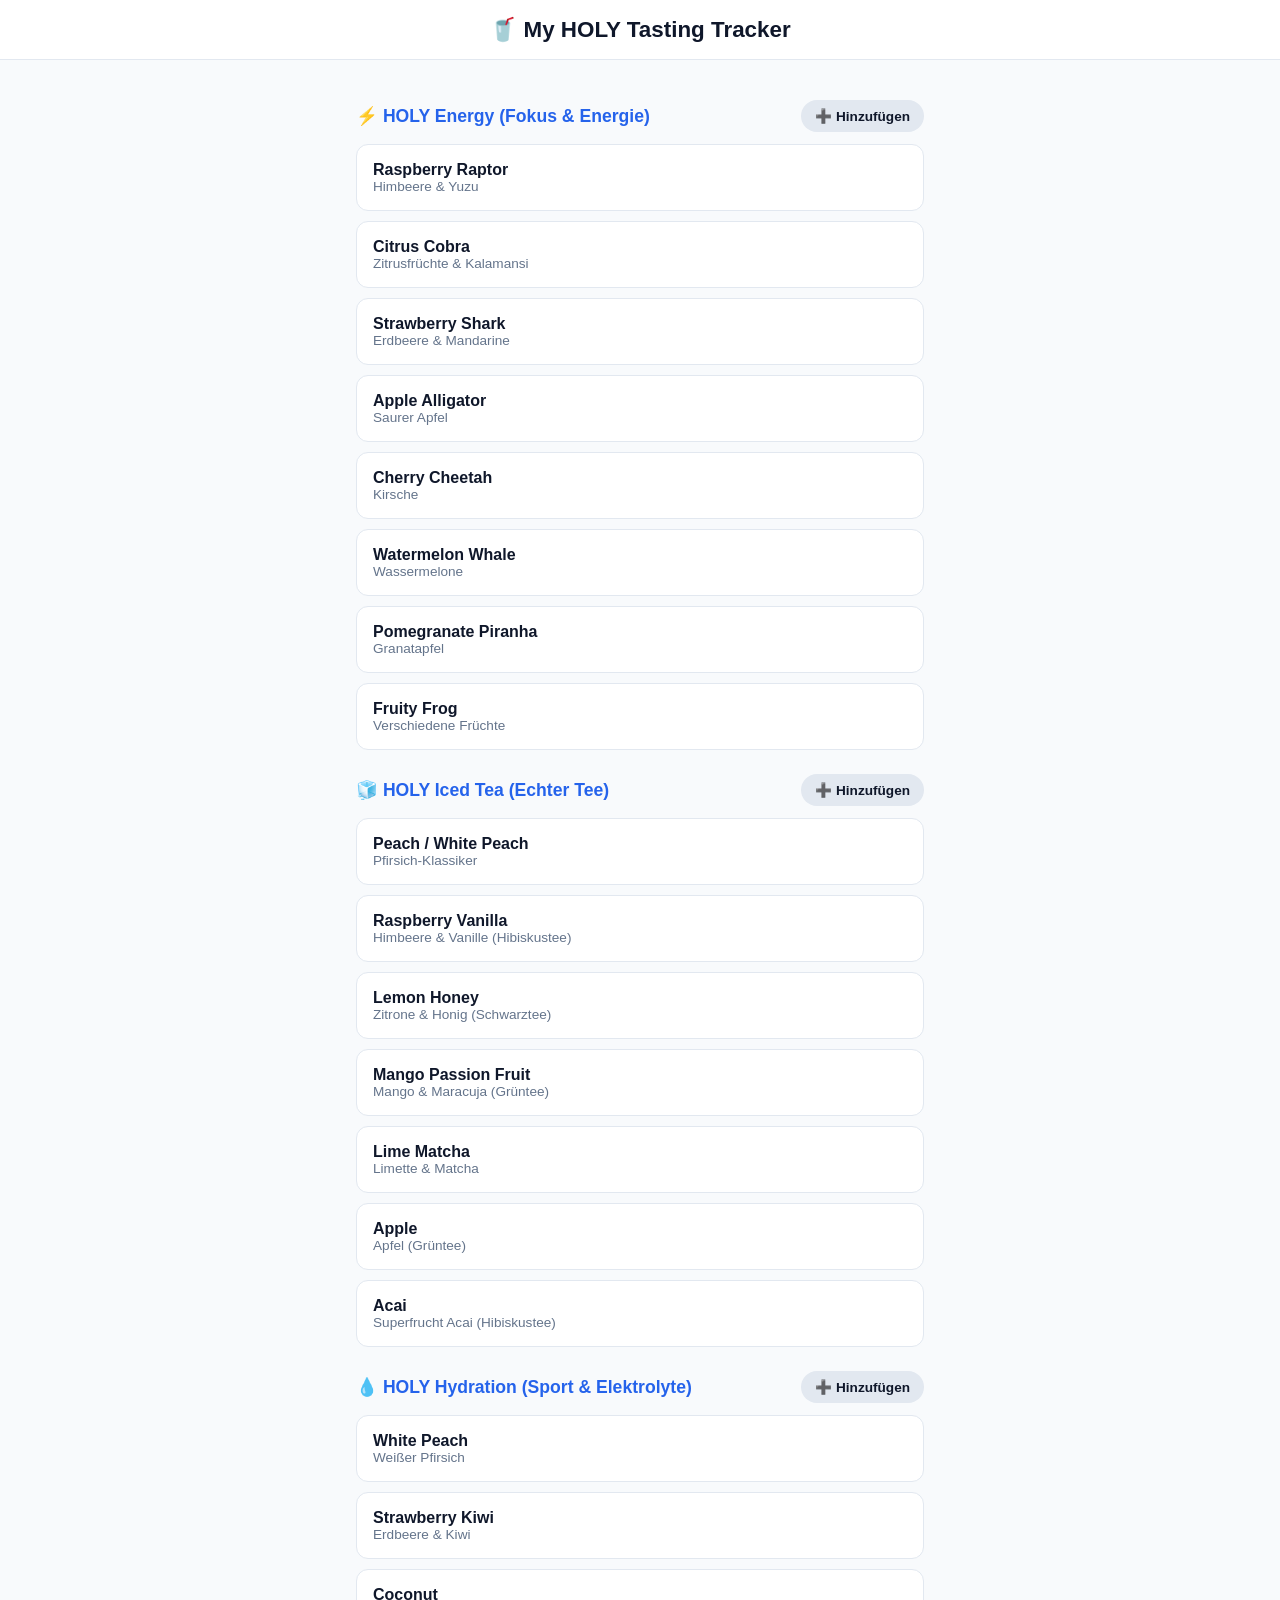
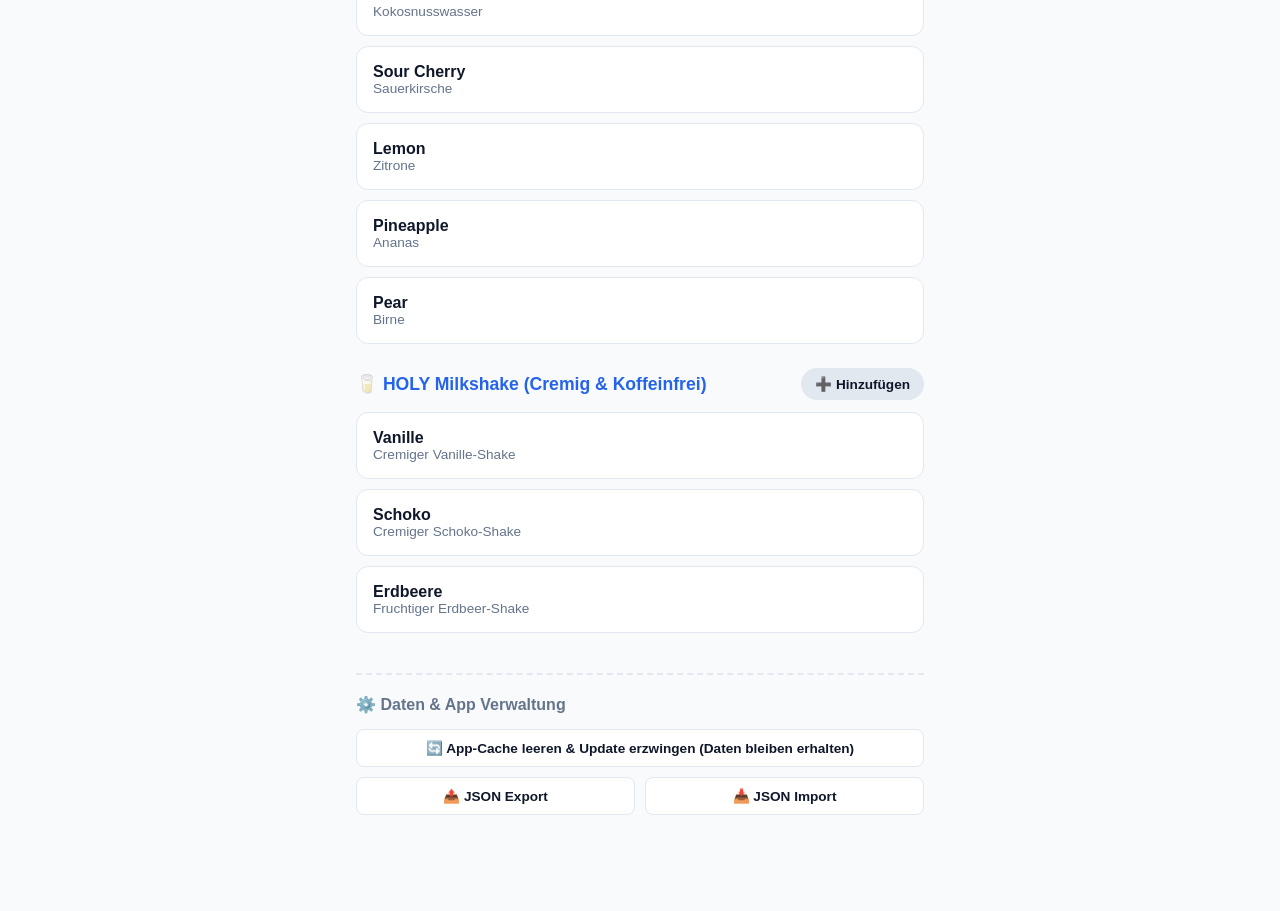
<file: Index.html>
<!DOCTYPE html>
<html lang="de">
<head>
    <meta charset="UTF-8">
    <meta name="viewport" content="width=device-width, initial-scale=1.0">
    <title>HOLY Tasting App v5.3</title>
    <link rel="manifest" href="manifest.json">
    <meta name="theme-color" content="#2563eb">
    <meta name="apple-mobile-web-app-capable" content="yes">
    <meta name="apple-mobile-web-app-status-bar-style" content="black-translucent">
    <style>
        :root {
            --bg-color: #f8fafc;
            --card-bg: #ffffff;
            --text-main: #0f172a;
            --text-muted: #64748b;
            --primary: #2563eb;
            --border: #e2e8f0;
            --star-active: #ffb300;
            --star-inactive: #cbd5e1;
            --add-btn-bg: #e2e8f0;
        }

        @media (prefers-color-scheme: dark) {
            :root {
                --bg-color: #0f172a;
                --card-bg: #1e293b;
                --text-main: #f8fafc;
                --text-muted: #94a3b8;
                --primary: #3b82f6;
                --border: #334155;
                --star-inactive: #475569;
                --add-btn-bg: #334155;
            }
        }

        * {
            box-sizing: border-box;
            margin: 0;
            padding: 0;
            font-family: -apple-system, BlinkMacSystemFont, "Segoe UI", Roboto, Arial, sans-serif;
            -webkit-tap-highlight-color: transparent;
        }

        body {
            background-color: var(--bg-color);
            color: var(--text-main);
            padding-bottom: 80px;
            transition: background-color 0.3s, color 0.3s;
        }

        header {
            background-color: var(--card-bg);
            border-bottom: 1px solid var(--border);
            padding: 16px;
            position: sticky;
            top: 0;
            z-index: 10;
            text-align: center;
        }

        header h1 {
            font-size: 1.4rem;
            font-weight: 800;
        }

        .container {
            max-width: 600px;
            margin: 0 auto;
            padding: 16px;
        }

        .pwa-btn {
            background: var(--primary);
            color: white;
            border: none;
            padding: 12px 16px;
            border-radius: 8px;
            font-weight: 600;
            margin-bottom: 16px;
            width: 100%;
            display: none;
            cursor: pointer;
            font-size: 1rem;
        }

        .category-header {
            display: flex;
            justify-content: space-between;
            align-items: center;
            margin: 24px 0 12px 0;
        }

        .category-title {
            font-size: 1.1rem;
            font-weight: 700;
            color: var(--primary);
            padding-right: 8px;
        }

        .btn-add-flavor {
            background: var(--add-btn-bg);
            color: var(--text-main);
            border: none;
            padding: 8px 14px;
            border-radius: 20px;
            font-size: 0.85rem;
            font-weight: 600;
            cursor: pointer;
            white-space: nowrap;
            flex-shrink: 0;
        }

        .flavor-list {
            display: flex;
            flex-direction: column;
            gap: 10px;
        }

        .flavor-card {
            background: var(--card-bg);
            border: 1px solid var(--border);
            border-radius: 12px;
            padding: 16px;
            cursor: pointer;
            display: flex;
            justify-content: space-between;
            align-items: center;
            transition: background-color 0.2s, border-color 0.2s;
        }

        .flavor-info h3 {
            font-size: 1rem;
            font-weight: 600;
        }

        .flavor-info p {
            font-size: 0.85rem;
            color: var(--text-muted);
        }

        .status-badge {
            font-size: 0.75rem;
            background: rgba(34, 197, 94, 0.1);
            color: #22c55e;
            padding: 4px 8px;
            border-radius: 6px;
            font-weight: 600;
            border: 1px solid rgba(34, 197, 94, 0.2);
            display: none;
        }

        .modal-overlay {
            position: fixed;
            top: 0; left: 0; right: 0; bottom: 0;
            background: rgba(0,0,0,0.6);
            display: none;
            justify-content: center;
            align-items: flex-end;
            z-index: 100;
        }

        .modal {
            background: var(--card-bg);
            width: 100%;
            max-width: 600px;
            border-top-left-radius: 20px;
            border-top-right-radius: 20px;
            padding: 24px 16px 40px 16px;
            border: 1px solid var(--border);
            border-bottom: none;
        }

        .rating-row {
            display: flex;
            justify-content: space-between;
            align-items: center;
            padding: 12px 0;
            border-bottom: 1px solid var(--border);
        }

        .star {
            font-size: 1.6rem;
            color: var(--star-inactive);
            cursor: pointer;
            padding: 0 2px;
        }

        .star.active {
            color: var(--star-active);
        }

        textarea, .input-field {
            width: 100%;
            border: 1px solid var(--border);
            border-radius: 8px;
            padding: 10px;
            background: var(--bg-color);
            color: var(--text-main);
        }

        textarea {
            height: 80px;
            margin-top: 10px;
            resize: none;
        }

        .input-group {
            margin-bottom: 12px;
        }

        .input-group label {
            display: block;
            font-size: 0.85rem;
            color: var(--text-muted);
            margin-bottom: 4px;
            font-weight: 600;
        }

        .modal-actions {
            display: flex;
            flex-direction: column;
            gap: 10px;
            margin-top: 20px;
        }

        .main-actions {
            display: flex;
            gap: 12px;
        }

        .btn {
            flex: 1;
            padding: 12px;
            border-radius: 8px;
            font-weight: 600;
            border: none;
            cursor: pointer;
            font-size: 0.95rem;
            text-align: center;
        }

        .btn-primary { background: var(--primary); color: white; }
        .btn-secondary { background: var(--border); color: var(--text-main); }
        .btn-danger {
            background: rgba(239, 68, 68, 0.1);
            color: #ef4444;
            border: 1px solid rgba(239, 68, 68, 0.2);
            width: 100%;
        }

        .mgmt-section {
            margin-top: 40px;
            padding-top: 20px;
            border-top: 2px dashed var(--border);
            display: flex;
            flex-direction: column;
            gap: 10px;
        }

        .mgmt-title {
            font-size: 1rem;
            font-weight: 700;
            color: var(--text-muted);
            margin-bottom: 5px;
        }

        .mgmt-row {
            display: flex;
            gap: 10px;
        }

        .btn-mgmt {
            background: var(--card-bg);
            border: 1px solid var(--border);
            color: var(--text-main);
            padding: 10px;
            font-size: 0.85rem;
            border-radius: 8px;
            cursor: pointer;
            flex: 1;
            font-weight: 600;
            text-align: center;
        }
    </style>
</head>

  <body>

    <header>
        <h1>🥤 My HOLY Tasting Tracker</h1>
    </header>

    <div class="container">
        <button id="installBtn" class="pwa-btn">📲 App auf dem Handy installieren</button>
        
        <!-- Hauptinhalt -->
        <div id="app-content">Sorten werden geladen...</div>

        <!-- Verwaltung -->
        <div class="mgmt-section">
            <div class="mgmt-title">⚙️ Daten & App Verwaltung</div>
            <button class="btn-mgmt" onclick="updateAppVersion(true)">🔄 App-Cache leeren & Update erzwingen (Daten bleiben erhalten)</button>
            <div class="mgmt-row">
                <button class="btn-mgmt" onclick="exportBackup()">📤 JSON Export</button>
                <button class="btn-mgmt" onclick="triggerImportInput()">📥 JSON Import</button>
            </div>
            <input type="file" id="importFile" accept=".json" style="display: none;" onchange="importBackup(this)">
        </div>
    </div>

    <!-- Modal für Bewertung -->
    <div class="modal-overlay" id="modalOverlay">
        <div class="modal">
            <h2 id="modalFlavorName">Sorte</h2>
            <p id="modalFlavorDesc" style="color: var(--text-muted); margin-bottom: 15px;"></p>
            
            <div class="rating-row"><span>👃 Geruch</span><div class="stars" data-metric="geruch"><span class="star" data-value="1">★</span><span class="star" data-value="2">★</span><span class="star" data-value="3">★</span><span class="star" data-value="4">★</span><span class="star" data-value="5">★</span></div></div>
            <div class="rating-row"><span>👅 Geschmack</span><div class="stars" data-metric="geschmack"><span class="star" data-value="1">★</span><span class="star" data-value="2">★</span><span class="star" data-value="3">★</span><span class="star" data-value="4">★</span><span class="star" data-value="5">★</span></div></div>
            <div class="rating-row"><span>⚖️ Balance</span><div class="stars" data-metric="balance"><span class="star" data-value="1">★</span><span class="star" data-value="2">★</span><span class="star" data-value="3">★</span><span class="star" data-value="4">★</span><span class="star" data-value="5">★</span></div></div>
            <div class="rating-row"><span>💥 Intensität</span><div class="stars" data-metric="intensitaet"><span class="star" data-value="1">★</span><span class="star" data-value="2">★</span><span class="star" data-value="3">★</span><span class="star" data-value="4">★</span><span class="star" data-value="5">★</span></div></div>

            <textarea id="modalFazit" placeholder="Mein Fazit..."></textarea>

            <div class="modal-actions">
                <div class="main-actions">
                    <button class="btn btn-secondary" onclick="closeModal()">Abbrechen</button>
                    <button class="btn btn-primary" onclick="saveRatings()">Speichern</button>
                </div>
                <button id="deleteBtn" class="btn btn-danger" onclick="deleteRatings()" style="display: none;">Bewertung löschen</button>
            </div>
        </div>
    </div>

    <!-- Modal für Sorten hinzufügen -->
    <div class="modal-overlay" id="addFlavorOverlay">
        <div class="modal">
            <h2>Sorte manuell hinzufügen</h2>
            <p style="color: var(--text-muted); margin-bottom: 15px;">Füge eine neue Sorte zu dieser Kategorie hinzu.</p>
            <input type="hidden" id="addFlavorCatIndex">
            <div class="input-group">
                <label for="newFlavorName">Name der Sorte</label>
                <input type="text" id="newFlavorName" class="input-field" placeholder="z.B. Mango Monster">
            </div>
            <div class="input-group">
                <label for="newFlavorDesc">Beschreibung / Geschmack</label>
                <input type="text" id="newFlavorDesc" class="input-field" placeholder="z.B. Exotische Mango">
            </div>
            <div class="modal-actions">
                <div class="main-actions">
                    <button class="btn btn-secondary" onclick="closeAddFlavorModal()">Abbrechen</button>
                    <button class="btn btn-primary" onclick="saveCustomFlavor()">Hinzufügen</button>
                </div>
            </div>
        </div>
    </div>

    <script>
        const APP_VERSION = "5.3";

        const baseDataset = [
            { 
                category: "⚡ HOLY Energy (Fokus & Energie)", prefix: "e",
                flavors: [
                    {id:"e1",name:"Raspberry Raptor",desc:"Himbeere & Yuzu"},
                    {id:"e2",name:"Citrus Cobra",desc:"Zitrusfrüchte & Kalamansi"},
                    {id:"e3",name:"Strawberry Shark",desc:"Erdbeere & Mandarine"},
                    {id:"e4",name:"Apple Alligator",desc:"Saurer Apfel"},
                    {id:"e5",name:"Cherry Cheetah",desc:"Kirsche"},
                    {id:"e6",name:"Watermelon Whale",desc:"Wassermelone"},
                    {id:"e7",name:"Pomegranate Piranha",desc:"Granatapfel"},
                    {id:"e8",name:"Fruity Frog",desc:"Verschiedene Früchte"}
                ] 
            },
            { 
                category: "🧊 HOLY Iced Tea (Echter Tee)", prefix: "t",
                flavors: [
                    {id:"t1",name:"Peach / White Peach",desc:"Pfirsich-Klassiker"},
                    {id:"t2",name:"Raspberry Vanilla",desc:"Himbeere & Vanille (Hibiskustee)"},
                    {id:"t3",name:"Lemon Honey",desc:"Zitrone & Honig (Schwarztee)"},
                    {id:"t4",name:"Mango Passion Fruit",desc:"Mango & Maracuja (Grüntee)"},
                    {id:"t5",name:"Lime Matcha",desc:"Limette & Matcha"},
                    {id:"t6",name:"Apple",desc:"Apfel (Grüntee)"},
                    {id:"t7",name:"Acai",desc:"Superfrucht Acai (Hibiskustee)"}
                ] 
            },
            { 
                category: "💧 HOLY Hydration (Sport & Elektrolyte)", prefix: "h",
                flavors: [
                    {id:"h1",name:"White Peach",desc:"Weißer Pfirsich"},
                    {id:"h2",name:"Strawberry Kiwi",desc:"Erdbeere & Kiwi"},
                    {id:"h3",name:"Coconut",desc:"Kokosnusswasser"},
                    {id:"h4",name:"Sour Cherry",desc:"Sauerkirsche"},
                    {id:"h5",name:"Lemon",desc:"Zitrone"},
                    {id:"h6",name:"Pineapple",desc:"Ananas"},
                    {id:"h7",name:"Pear",desc:"Birne"}
                ] 
            },
            { 
                category: "🥛 HOLY Milkshake (Cremig & Koffeinfrei)", prefix: "m",
                flavors: [
                    {id:"m1",name:"Vanille",desc:"Cremiger Vanille-Shake"},
                    {id:"m2",name:"Schoko",desc:"Cremiger Schoko-Shake"},
                    {id:"m3",name:"Erdbeere",desc:"Fruchtiger Erdbeer-Shake"}
                ] 
            }
        ];

              let userRatings = {};
        let customFlavors = { e: [], t: [], h: [], m: [] };
        let currentFlavorId = null;
        let tempRatings = { geruch: 0, geschmack: 0, balance: 0, intensitaet: 0 };

        function loadStorageData() {
            try {
                const r = localStorage.getItem('holy_ratings');
                if (r) userRatings = JSON.parse(r) || {};
            } catch(e) { userRatings = {}; }

            try {
                const c = localStorage.getItem('holy_custom_flavors');
                if (c) {
                    const parsed = JSON.parse(c);
                    if (parsed && typeof parsed === 'object' && parsed.e) customFlavors = parsed;
                }
            } catch(e) { customFlavors = { e: [], t: [], h: [], m: [] }; }
        }

        function getFullDataset() {
            return baseDataset.map(cat => {
                const addedFlavors = customFlavors[cat.prefix] || [];
                return { ...cat, flavors: [...cat.flavors, ...addedFlavors] };
            });
        }

        function renderApp() {
            const container = document.getElementById('app-content');
            if(!container) return;
            container.innerHTML = '';
            
            const fullDataset = getFullDataset();

            fullDataset.forEach((cat, index) => {
                const headerDiv = document.createElement('div');
                headerDiv.className = 'category-header';
                headerDiv.innerHTML = `
                    <div class="category-title">${cat.category}</div>
                    <button class="btn-add-flavor" onclick="openAddFlavorModal(${index})">➕ Hinzufügen</button>
                `;
                container.appendChild(headerDiv);

                const list = document.createElement('div');
                list.className = 'flavor-list';
                
                cat.flavors.forEach(f => {
                    const card = document.createElement('div');
                    card.className = 'flavor-card';
                    card.onclick = () => openModal(f.id, f.name, f.desc);
                    const isRated = userRatings[f.id] && (userRatings[f.id].geschmack > 0 || userRatings[f.id].fazit);
                    card.innerHTML = `<div class="flavor-info"><h3>${f.name}</h3><p>${f.desc}</p></div><div class="status-badge" style="display: ${isRated ? 'block' : 'none'}">${isRated ? (userRatings[f.id].geschmack || 0) + ' ★' : ''}</div>`;
                    list.appendChild(card);
                });
                container.appendChild(list);
            });
        }

        function openModal(id, name, desc) {
            currentFlavorId = id;
            document.getElementById('modalFlavorName').innerText = name;
            document.getElementById('modalFlavorDesc').innerText = desc;
            const existing = userRatings[id] || { geruch: 0, geschmack: 0, balance: 0, intensitaet: 0, fazit: "" };
            tempRatings = { ...existing };
            document.getElementById('modalFazit').value = existing.fazit || "";
            
            document.querySelectorAll('.stars').forEach(sc => {
                const metric = sc.getAttribute('data-metric');
                updateStarsVisual(sc, tempRatings[metric] || 0);
            });
            
            const isRated = userRatings[id] && (userRatings[id].geschmack > 0 || userRatings[id].geruch > 0 || userRatings[id].fazit);
            document.getElementById('deleteBtn').style.display = isRated ? 'block' : 'none';
            document.getElementById('modalOverlay').style.display = 'flex';
        }

        function closeModal() { document.getElementById('modalOverlay').style.display = 'none'; }

        function openAddFlavorModal(catIndex) {
            document.getElementById('addFlavorCatIndex').value = catIndex;
            document.getElementById('newFlavorName').value = '';
            document.getElementById('newFlavorDesc').value = '';
            document.getElementById('addFlavorOverlay').style.display = 'flex';
        }

        function closeAddFlavorModal() { document.getElementById('addFlavorOverlay').style.display = 'none'; }

        function saveCustomFlavor() {
            const catIndex = document.getElementById('addFlavorCatIndex').value;
            const name = document.getElementById('newFlavorName').value.trim();
            const desc = document.getElementById('newFlavorDesc').value.trim();
            const prefix = baseDataset[catIndex].prefix;

            if(!name) { alert("Bitte gib einen Namen für die Sorte ein."); return; }

            const uniqueId = prefix + "_custom_" + Date.now();
            if(!customFlavors[prefix]) customFlavors[prefix] = [];
            customFlavors[prefix].push({ id: uniqueId, name: name, desc: desc || "Selbst hinzugefügt" });
            
            localStorage.setItem('holy_custom_flavors', JSON.stringify(customFlavors));
            closeAddFlavorModal();
            renderApp();
        }

        document.querySelectorAll('.star').forEach(star => {
            star.addEventListener('click', function(e) {
                e.stopPropagation();
                const val = parseInt(this.getAttribute('data-value'));
                const container = this.parentElement;
                const metric = container.getAttribute('data-metric');
                tempRatings[metric] = val;
                updateStarsVisual(container, val);
            });
        });

        function updateStarsVisual(container, value) {
            container.querySelectorAll('.star').forEach(s => {
                const sVal = parseInt(s.getAttribute('data-value'));
                s.classList.toggle('active', sVal <= value);
            });
        }

        function saveRatings() {
            tempRatings.fazit = document.getElementById('modalFazit').value;
            userRatings[currentFlavorId] = { ...tempRatings };
            localStorage.setItem('holy_ratings', JSON.stringify(userRatings));
            closeModal(); renderApp();
        }

        function deleteRatings() {
            if(confirm("Möchtest du die Bewertung für diese Sorte wirklich löschen?")) {
                delete userRatings[currentFlavorId];
                localStorage.setItem('holy_ratings', JSON.stringify(userRatings));
                closeModal(); renderApp();
            }
        }

        function exportBackup() {
            const exportPackage = { ratings: userRatings, custom: customFlavors };
            const dataStr = "data:text/json;charset=utf-8," + encodeURIComponent(JSON.stringify(exportPackage, null, 2));
            const downloadAnchor = document.createElement('a');
            downloadAnchor.setAttribute("href", dataStr);
            downloadAnchor.setAttribute("download", "holy_tasting_complete_backup.json");
            document.body.appendChild(downloadAnchor);
            downloadAnchor.click();
            downloadAnchor.remove();
        }

        function triggerImportInput() { document.getElementById('importFile').click(); }

        function importBackup(input) {
            const file = input.files[0];
            if (!file) return;
            const reader = new FileReader();
            reader.onload = function(e) {
                try {
                    const importedData = JSON.parse(e.target.result);
                    if (importedData.ratings || importedData.custom) {
                        userRatings = importedData.ratings || {};
                        customFlavors = importedData.custom || { e: [], t: [], h: [], m: [] };
                    } else {
                        userRatings = importedData;
                    }
                    localStorage.setItem('holy_ratings', JSON.stringify(userRatings));
                    localStorage.setItem('holy_custom_flavors', JSON.stringify(customFlavors));
                    renderApp();
                    alert("✅ Daten erfolgreich importiert!");
                } catch (err) { alert("❌ Fehler beim Lesen der Datei."); }
            };
            reader.readAsText(file);
            input.value = '';
        }

        function updateAppVersion(manual = false) {
            if (!manual || confirm("Möchtest du die App jetzt updaten? Deine Bewertungen & eigene Sorten bleiben komplett erhalten!")) {
                if ('serviceWorker' in navigator) {
                    navigator.serviceWorker.getRegistrations().then(function(registrations) {
                        for(let registration of registrations) { registration.unregister(); }
                        localStorage.setItem('holy_app_version', APP_VERSION);
                        window.location.reload(true);
                    });
                } else { 
                    localStorage.setItem('holy_app_version', APP_VERSION);
                    window.location.reload(true); 
                }
            }
        }

        let deferredPrompt;
        window.addEventListener('beforeinstallprompt', (e) => { e.preventDefault(); deferredPrompt = e; document.getElementById('installBtn').style.display = 'block'; });
        document.getElementById('installBtn').addEventListener('click', async () => { if (deferredPrompt) { deferredPrompt.prompt(); const { outcome } = await deferredPrompt.userChoice; if (outcome === 'accepted') document.getElementById('installBtn').style.display = 'none'; deferredPrompt = null; } });

        document.addEventListener("DOMContentLoaded", function() {
            loadStorageData();
            
            const lastVersion = localStorage.getItem('holy_app_version');
            if(lastVersion !== APP_VERSION) {
                updateAppVersion(false); 
            }

            renderApp();
            if ('serviceWorker' in navigator) { navigator.serviceWorker.register('sw.js').catch(()=>{}); }
        });
        
        loadStorageData();
        renderApp();
    </script>
</body>
</html>
</file>
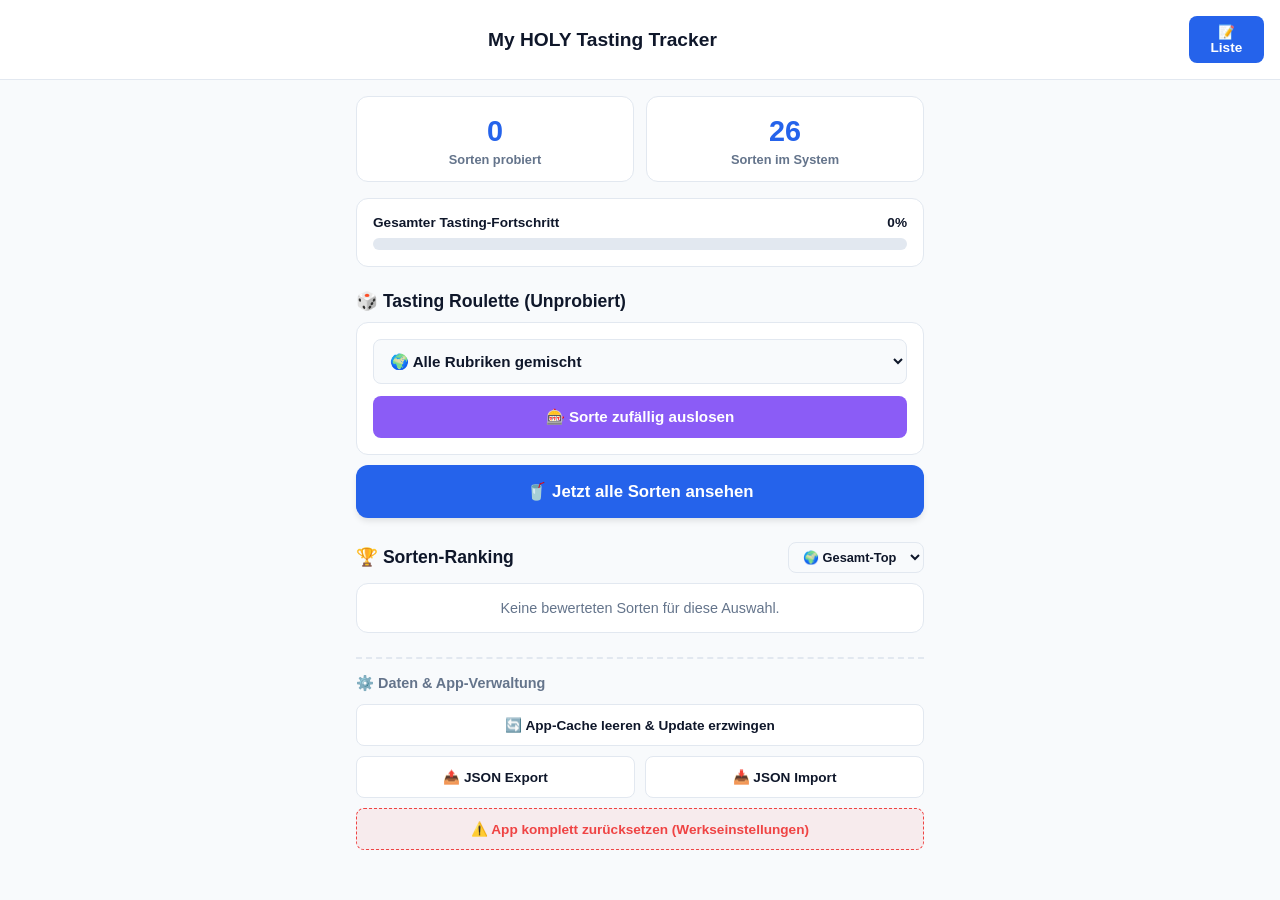
<file: index.html>
<!DOCTYPE html>
<html lang="de">
<head>
    <meta charset="UTF-8">
    <meta name="viewport" content="width=device-width, initial-scale=1.0">
    <title>HOLY Tasting Dashboard v6.7</title>
    <link rel="manifest" href="manifest.json">
    <meta name="theme-color" content="#2563eb">
    <meta name="apple-mobile-web-app-capable" content="yes">
    <meta name="apple-mobile-web-app-status-bar-style" content="black-translucent">
    <style>
        :root {
            --bg-color: #f8fafc;
            --card-bg: #ffffff;
            --text-main: #0f172a;
            --text-muted: #64748b;
            --primary: #2563eb;
            --border: #e2e8f0;
            --star-active: #ffb300;
            --star-inactive: #cbd5e1;
            --add-btn-bg: #e2e8f0;
            --accent: #22c55e;
        }

        @media (prefers-color-scheme: dark) {
            :root {
                --bg-color: #0f172a;
                --card-bg: #1e293b;
                --text-main: #f8fafc;
                --text-muted: #94a3b8;
                --primary: #3b82f6;
                --border: #334155;
                --star-inactive: #475569;
                --add-btn-bg: #334155;
            }
        }

        * { box-sizing: border-box; margin: 0; padding: 0; font-family: -apple-system, BlinkMacSystemFont, "Segoe UI", Roboto, Arial, sans-serif; -webkit-tap-highlight-color: transparent; }
        body { background-color: var(--bg-color); color: var(--text-main); padding-bottom: 30px; transition: background-color 0.3s, color 0.3s; }
        
        header { background-color: var(--card-bg); border-bottom: 1px solid var(--border); padding: 16px; position: sticky; top: 0; z-index: 10; text-align: center; display: flex; justify-content: space-between; align-items: center; }
        header h1 { font-size: 1.2rem; font-weight: 800; width: 100%; text-align: center; }
        
        .nav-btn { background: var(--primary); color: white; border: none; padding: 8px 14px; border-radius: 8px; font-weight: 600; cursor: pointer; font-size: 0.85rem; display: none; }
        .container { max-width: 600px; margin: 0 auto; padding: 16px; }
        
        .view-section { display: none; }
        .view-section.active { display: block; }
        
        .stats-grid { display: grid; grid-template-columns: 1fr 1fr; gap: 12px; margin-bottom: 16px; }
        .stat-card { background: var(--card-bg); border: 1px solid var(--border); border-radius: 12px; padding: 14px; text-align: center; }
        .stat-val { font-size: 1.8rem; font-weight: 800; color: var(--primary); margin: 4px 0; }
        .stat-lbl { font-size: 0.8rem; color: var(--text-muted); font-weight: 600; }
        
        .progress-container { background: var(--card-bg); border: 1px solid var(--border); border-radius: 12px; padding: 16px; margin-bottom: 16px; }
        .progress-bar-bg { background: var(--border); height: 12px; border-radius: 6px; overflow: hidden; margin-top: 8px; }
        .progress-bar-fill { background: var(--accent); height: 100%; width: 0%; transition: width 0.5s ease-out; }
        
        .dashboard-title { font-size: 1.1rem; font-weight: 700; margin: 24px 0 10px 0; color: var(--text-main); display: flex; align-items: center; justify-content: space-between; gap: 6px; }
        
        .roulette-container { background: var(--card-bg); border: 1px solid var(--border); border-radius: 12px; padding: 16px; text-align: center; }
        .roulette-select, .ranking-select { width: 100%; padding: 12px; border-radius: 8px; border: 1px solid var(--border); background: var(--bg-color); color: var(--text-main); font-weight: 600; font-size: 0.95rem; margin-bottom: 12px; }
        .ranking-select { width: auto; max-width: 180px; padding: 6px 10px; font-size: 0.8rem; margin-bottom: 0; }
        
        .roulette-btn { background: #8b5cf6; color: white; border: none; width: 100%; padding: 12px; border-radius: 8px; font-size: 0.95rem; font-weight: 700; cursor: pointer; transition: background 0.2s; }
        .roulette-btn:disabled { background: var(--star-inactive); cursor: not-allowed; }
        .roulette-result { margin-top: 14px; padding: 12px; border-radius: 8px; background: rgba(139, 92, 246, 0.1); border: 1px dashed #8b5cf6; display: none; }
        
        .top-list { background: var(--card-bg); border: 1px solid var(--border); border-radius: 12px; display: flex; flex-direction: column; overflow: hidden; max-height: 350px; overflow-y: auto; }
        .top-item { display: flex; justify-content: space-between; align-items: center; padding: 12px 16px; border-bottom: 1px solid var(--border); }
        .top-item:last-child { border-bottom: none; }
        .top-rank { font-weight: 800; color: var(--star-active); margin-right: 8px; width: 24px; display: inline-block; }
        .top-cat-badge { font-size: 0.7rem; background: var(--border); color: var(--text-muted); padding: 2px 6px; border-radius: 4px; margin-left: 6px; font-weight: 600; vertical-align: middle; }
        
        .btn-big-action { background: var(--primary); color: white; border: none; width: 100%; padding: 16px; border-radius: 12px; font-size: 1.05rem; font-weight: 700; cursor: pointer; text-align: center; margin-top: 10px; box-shadow: 0 4px 6px -1px rgba(0,0,0,0.1); }
        
        .category-header { display: flex; justify-content: space-between; align-items: center; margin: 24px 0 12px 0; }
        .category-title { font-size: 1.05rem; font-weight: 700; color: var(--primary); }
        .btn-add-flavor { background: var(--add-btn-bg); color: var(--text-main); border: none; padding: 6px 12px; border-radius: 20px; font-size: 0.8rem; font-weight: 600; cursor: pointer; }
        .flavor-list { display: flex; flex-direction: column; gap: 10px; }
        .flavor-card { background: var(--card-bg); border: 1px solid var(--border); border-radius: 12px; padding: 16px; cursor: pointer; display: flex; justify-content: space-between; align-items: center; }
        .card-right { display: flex; align-items: center; gap: 12px; }
        .status-badge { font-size: 0.75rem; background: rgba(34, 197, 94, 0.1); color: #22c55e; padding: 4px 8px; border-radius: 6px; font-weight: 600; border: 1px solid rgba(34, 197, 94, 0.2); }
        .btn-delete-flavor { background: rgba(239, 68, 68, 0.1); color: #ef4444; border: 1px solid rgba(239, 68, 68, 0.2); padding: 6px 10px; border-radius: 8px; font-size: 0.8rem; font-weight: 600; cursor: pointer; }
        
        .modal-overlay { position: fixed; top: 0; left: 0; right: 0; bottom: 0; background: rgba(0,0,0,0.6); display: none; justify-content: center; align-items: flex-end; z-index: 100; }
        .modal { background: var(--card-bg); width: 100%; max-width: 600px; border-top-left-radius: 20px; border-top-right-radius: 20px; padding: 24px 16px 40px 16px; border: 1px solid var(--border); }
        .star { font-size: 1.6rem; color: var(--star-inactive); cursor: pointer; padding: 0 2px; }
        .star.active { color: var(--star-active); }
        textarea, .input-field { width: 100%; border: 1px solid var(--border); border-radius: 8px; padding: 10px; background: var(--bg-color); color: var(--text-main); }
        textarea { height: 80px; margin-top: 10px; resize: none; }
        .modal-actions { display: flex; flex-direction: column; gap: 10px; margin-top: 20px; }
        .main-actions { display: flex; gap: 12px; }
        .btn { flex: 1; padding: 12px; border-radius: 8px; font-weight: 600; border: none; cursor: pointer; font-size: 0.95rem; text-align: center; }
        .btn-primary { background: var(--primary); color: white; }
        .btn-secondary { background: var(--border); color: var(--text-main); }
        .btn-danger { background: rgba(239, 68, 68, 0.1); color: #ef4444; border: 1px solid rgba(239, 68, 68, 0.2); width: 100%; }
        
        .mgmt-section { margin-top: 24px; padding-top: 16px; border-top: 2px dashed var(--border); display: flex; flex-direction: column; gap: 10px; }
        .btn-mgmt { background: var(--card-bg); border: 1px solid var(--border); color: var(--text-main); padding: 12px; font-size: 0.85rem; border-radius: 8px; cursor: pointer; font-weight: 600; text-align: center; }
        .btn-mgmt-danger { background: rgba(239, 68, 68, 0.08); border: 1px dashed #ef4444; color: #ef4444; }

        .info-trigger {
            background: none;
            border: none;
            color: var(--text-muted);
            cursor: pointer;
            font-size: 0.95rem;
            padding: 0 4px;
            margin-left: 6px;
            vertical-align: middle;
            display: inline-block;
        }
        .info-trigger:hover { color: var(--primary); }
        .rating-label-wrapper { display: flex; align-items: center; }
        .rating-row-container { border-bottom: 1px solid var(--border); padding: 4px 0; }
        .rating-row-container:last-of-type { border-bottom: none; }
        .rating-row { display: flex; justify-content: space-between; align-items: center; padding: 8px 0; border-bottom: none; }
        .info-text {
            display: none;
            font-size: 0.75rem;
            color: var(--text-muted);
            background: rgba(37, 99, 235, 0.05);
            border-left: 2px solid var(--primary);
            padding: 6px 10px;
            margin: 0 0 8px 0;
            border-radius: 0 6px 6px 0;
            line-height: 1.3;
        }
        .info-text.visible { display: block; }
    </style>
</head>

    <body>

    <header>
        <button id="backToDashBtn" class="nav-btn" onclick="switchView('dashboard')">📊 Dashboard</button>
        <h1 id="appHeaderTitle">My HOLY Tasting Tracker</h1>
        <div style="width: 80px; display: flex; justify-content: flex-end;">
            <button id="listNavBtn" class="nav-btn" onclick="switchView('list')" style="display: block;">📝 Liste</button>
        </div>
    </header>

    <div class="container">
        
        <div id="view-dashboard" class="view-section active">
            
            <div class="stats-grid">
                <div class="stat-card">
                    <div id="stat-tested" class="stat-val">0</div>
                    <div class="stat-lbl">Sorten probiert</div>
                </div>
                <div class="stat-card">
                    <div id="stat-total" class="stat-val">0</div>
                    <div class="stat-lbl">Sorten im System</div>
                </div>
            </div>

            <div class="progress-container">
                <div style="display: flex; justify-content: space-between; font-size: 0.85rem; font-weight: 700;">
                    <span>Gesamter Tasting-Fortschritt</span>
                    <span id="stat-progress-percent">0%</span>
                </div>
                <div class="progress-bar-bg">
                    <div id="stat-progress-bar" class="progress-bar-fill"></div>
                </div>
            </div>

            <div class="dashboard-title">🎲 Tasting Roulette (Unprobiert)</div>
            <div class="roulette-container">
                <select id="rouletteCategory" class="roulette-select">
                    <option value="all">🌍 Alle Rubriken gemischt</option>
                    <option value="e">⚡ HOLY Energy</option>
                    <option value="t">🧊 HOLY Iced Tea</option>
                    <option value="h">💧 HOLY Hydration</option>
                    <option value="m">🥛 HOLY Milkshake</option>
                </select>
                <button id="rouletteButton" class="roulette-btn" onclick="spinRoulette()">🎰 Sorte zufällig auslosen</button>
                <div id="rouletteResult" class="roulette-result"></div>
            </div>

            <button class="btn-big-action" onclick="switchView('list')">🥤 Jetzt alle Sorten ansehen</button>

            <div class="dashboard-title">
                <span>🏆 Sorten-Ranking</span>
                <select id="rankingCategoryFilter" class="ranking-select" onchange="calculateDashboardStats()">
                    <option value="all">🌍 Gesamt-Top</option>
                    <option value="e">⚡ Energy</option>
                    <option value="t">🧊 Iced Tea</option>
                    <option value="h">💧 Hydration</option>
                    <option value="m">🥛 Milkshake</option>
                </select>
            </div>
            <div id="dashboard-ranking-list" class="top-list"></div>

            <div class="mgmt-section">
                <div style="font-size: 0.9rem; font-weight: 700; color: var(--text-muted); margin-bottom: 2px;">⚙️ Daten & App-Verwaltung</div>
                <button class="btn-mgmt" onclick="updateAppVersion(true)">🔄 App-Cache leeren & Update erzwingen</button>
                <div style="display: flex; gap: 10px;">
                    <button class="btn-mgmt" style="flex:1;" onclick="exportBackup()">📤 JSON Export</button>
                    <button class="btn-mgmt" style="flex:1;" onclick="triggerImportInput()">📥 JSON Import</button>
                </div>
                <button class="btn-mgmt btn-mgmt-danger" onclick="clearEntireLocalStorage()">⚠️ App komplett zurücksetzen (Werkseinstellungen)</button>
                <input type="file" id="importFile" accept=".json" style="display: none;" onchange="importBackup(this)">
            </div>
        </div>

        <div id="view-list" class="view-section">
            <div id="app-content">Sorten werden geladen...</div>
        </div>

    </div>

    <div class="modal-overlay" id="modalOverlay">
        <div class="modal">
            <h2 id="modalFlavorName">Sorte</h2>
            <p id="modalFlavorDesc" style="color: var(--text-muted); margin-bottom: 15px;"></p>
            
            <div class="rating-row-container">
                <div class="rating-row">
                    <div class="rating-label-wrapper">
                        <span>👃 Geruch</span>
                        <button class="info-trigger" onclick="toggleInfo(event, 'info-geruch')">ℹ️</button>
                    </div>
                    <div class="stars" data-metric="geruch">
                        <span class="star" data-value="1">★</span><span class="star" data-value="2">★</span><span class="star" data-value="3">★</span><span class="star" data-value="4">★</span><span class="star" data-value="5">★</span>
                    </div>
                </div>
                <div id="info-geruch" class="info-text">Erster Eindruck beim Öffnen/Shaken. Riecht es künstlich oder natürlich? Intensiv oder flach? Trifft es die angegebene Sorte?</div>
            </div>

            <div class="rating-row-container">
                <div class="rating-row">
                    <div class="rating-label-wrapper">
                        <span>👅 Geschmack</span>
                        <button class="info-trigger" onclick="toggleInfo(event, 'info-geschmack')">ℹ️</button>
                    </div>
                    <div class="stars" data-metric="geschmack">
                        <span class="star" data-value="1">★</span><span class="star" data-value="2">★</span><span class="star" data-value="3">★</span><span class="star" data-value="4">★</span><span class="star" data-value="5">★</span>
                    </div>
                </div>
                <div id="info-geschmack" class="info-text">Das eigentliche Aroma auf der Zunge. Authentizität der Frucht, störende Nebengeschmäcker (z.B. Süßstoff-Nachgeschmack) und Mundgefühl.</div>
            </div>

            <div class="rating-row-container">
                <div class="rating-row">
                    <div class="rating-label-wrapper">
                        <span>⚖️ Balance</span>
                        <button class="info-trigger" onclick="toggleInfo(event, 'info-balance')">ℹ️</button>
                    </div>
                    <div class="stars" data-metric="balance">
                        <span class="star" data-value="1">★</span><span class="star" data-value="2">★</span><span class="star" data-value="3">★</span><span class="star" data-value="4">★</span><span class="star" data-value="5">★</span>
                    </div>
                </div>
                <div id="info-balance" class="info-text">Zusammenspiel der Komponenten. Verhältnis von Süße zu Säure. Bei Kombi-Sorten: Sind beide Aromen gleichberechtigt oder schlägt eines alles tot?</div>
            </div>

            <div class="rating-row-container">
                <div class="rating-row">
                    <div class="rating-label-wrapper">
                        <span>💥 Intensität</span>
                        <button class="info-trigger" onclick="toggleInfo(event, 'info-intensitaet')">ℹ️</button>
                    </div>
                    <div class="stars" data-metric="intensitaet">
                        <span class="star" data-value="1">★</span><span class="star" data-value="2">★</span><span class="star" data-value="3">★</span><span class="star" data-value="4">★</span><span class="star" data-value="5">★</span>
                    </div>
                </div>
                <div id="info-intensitaet" class="info-text">Kraft und Langlebigkeit des Geschmacks. Wirkt es bei Standardmischung wässrig oder übertrieben aufdringlich? Angenehmer Abgang?</div>
            </div>

            <textarea id="modalFazit" placeholder="Mein Fazit..."></textarea>

            <div class="modal-actions">
                <div class="main-actions">
                    <button class="btn btn-secondary" onclick="closeModal()">Abbrechen</button>
                    <button class="btn btn-primary" onclick="saveRatings()">Speichern</button>
                </div>
                <button id="deleteBtn" class="btn btn-danger" onclick="deleteRatings()">Bewertung löschen</button>
            </div>
        </div>
    </div>

    <div class="modal-overlay" id="addFlavorOverlay">
        <div class="modal">
            <h2>Sorte manuell hinzufügen</h2>
            <input type="hidden" id="addFlavorCatIndex">
            <div style="margin: 12px 0;"><input type="text" id="newFlavorName" class="input-field" placeholder="Name der Sorte (z.B. Mango Monster)"></div>
            <div style="margin: 12px 0;"><input type="text" id="newFlavorDesc" class="input-field" placeholder="Beschreibung (z.B. Exotische Mango)"></div>
            <div class="modal-actions"><div class="main-actions"><button class="btn btn-secondary" onclick="closeAddFlavorModal()">Abbrechen</button><button class="btn btn-primary" onclick="saveCustomFlavor()">Hinzufügen</button></div></div>
        </div>
    </div>

            <script>
        const APP_VERSION = "6.7";

        const baseDataset = [
            { 
                category: "⚡ HOLY Energy", prefix: "e", short: "Energy", 
                flavors: [
                    {id:"e1", name:"Citrus Cobra", desc:"Zitrusfrüchte & Kalamansi"},
                    {id:"e2", name:"Apple Alligator", desc:"Saurer Apfel"},
                    {id:"e3", name:"Pomegranate Piranha", desc:"Granatapfel"},
                    {id:"e4", name:"Fruity Frog", desc:"Verschiedene Früchte"},
                    {id:"e5", name:"Watermelon Whale", desc:"Wassermelone"},
                    {id:"e6", name:"Raspberry Raptor", desc:"Himbeere & Yuzu"},
                    {id:"e7", name:"Strawberry Shark", desc:"Erdbeere & Mandarine"}
                ] 
            },
            { 
                category: "🧊 HOLY Iced Tea", prefix: "t", short: "Iced Tea", 
                flavors: [
                    {id:"t1", name:"Acai x Hibiscus Tea", desc:"Acai & Hibiskustee"},
                    {id:"t2", name:"Raspberry x Vanilla x Hibiscus Tea", desc:"Himbeere, Vanille & Hibiskustee"},
                    {id:"t3", name:"Apple x Green Tea", desc:"Apfel & Grüner Tee"},
                    {id:"t4", name:"Mango x Passion Fruit x Black Tea", desc:"Mango, Maracuja & Schwarztee"},
                    {id:"t5", name:"Peach x Black Tea", desc:"Pfirsich & Schwarztee"},
                    {id:"t6", name:"Lemon Honey x Black Tea", desc:"Zitrone, Honig & Schwarztee"},
                    {id:"t7", name:"Lime x Mint x Matcha x Green Tea", desc:"Limette, Minze, Matcha & Grüner Tee"}
                ] 
            },
            { 
                category: "💧 HOLY Hydration", prefix: "h", short: "Hydration", 
                flavors: [
                    {id:"h1", name:"Sour Cherry", desc:"Sauerkirsche"},
                    {id:"h2", name:"Pear", desc:"Birne"},
                    {id:"h3", name:"Pineapple", desc:"Ananas"},
                    {id:"h4", name:"Coconut", desc:"Kokosnusswasser"},
                    {id:"h5", name:"Strawberry Kiwi", desc:"Erdbeere & Kiwi"},
                    {id:"h6", name:"White Peach", desc:"Weißer Pfirsich"},
                    {id:"h7", name:"Lemon", desc:"Zitrone"}
                ] 
            },
            { 
                category: "🥛 HOLY Milkshake", prefix: "m", short: "Milkshake", 
                flavors: [
                    {id:"m1", name:"Hazelnut", desc:"Haselnuss-Shake"},
                    {id:"m2", name:"Banana", desc:"Bananen-Shake"},
                    {id:"m3", name:"Caramel", desc:"Karamell-Shake"},
                    {id:"m4", name:"Vanilla", desc:"Vanille-Shake"},
                    {id:"m5", name:"Strawberry", desc:"Erdbeer-Shake"}
                ] 
            }
        ];

        let userRatings = {}; let customFlavors = { e: [], t: [], h: [], m: [] };
        let currentFlavorId = null; let tempRatings = { geruch: 0, geschmack: 0, balance: 0, intensitaet: 0 };

        function loadStorageData() {
            try { userRatings = JSON.parse(localStorage.getItem('holy_ratings')) || {}; } catch(e) { userRatings = {}; }
            try { const c = JSON.parse(localStorage.getItem('holy_custom_flavors')); if (c && c.e) customFlavors = c; } catch(e) { customFlavors = { e: [], t: [], h: [], m: [] }; }
        }

        function getFullDataset() { return baseDataset.map(cat => { return { ...cat, flavors: [...cat.flavors, ...(customFlavors[cat.prefix] || [])] }; }); }

        function switchView(viewName) {
            document.querySelectorAll('.view-section').forEach(s => s.classList.remove('active'));
            document.getElementById('view-' + viewName).classList.add('active');
            if(viewName === 'dashboard') {
                document.getElementById('backToDashBtn').style.display = 'none';
                document.getElementById('listNavBtn').style.display = 'block';
                document.getElementById('appHeaderTitle').innerText = 'My HOLY Tasting Tracker';
                document.getElementById('rouletteResult').style.display = 'none';
                calculateDashboardStats();
            } else {
                document.getElementById('backToDashBtn').style.display = 'block';
                document.getElementById('listNavBtn').style.display = 'none';
                document.getElementById('appHeaderTitle').innerText = '🥤 Sortenliste';
                renderApp();
            }
        }

        function calculateDashboardStats() {
            const fullDataset = getFullDataset(); const filterCat = document.getElementById('rankingCategoryFilter').value;
            let totalFlavors = 0; let testedFlavors = 0; let rankedItems = [];
            fullDataset.forEach(cat => {
                cat.flavors.forEach(f => {
                    totalFlavors++; const rating = userRatings[f.id];
                    if(rating && (rating.geschmack > 0 || rating.geruch > 0 || rating.fazit)) {
                        testedFlavors++;
                        if(filterCat === 'all' || cat.prefix === filterCat) {
                            const score = ((rating.geschmack || 0) + (rating.geruch || 0) + (rating.balance || 0) + (rating.intensitaet || 0)) / 4;
                            if(score > 0) rankedItems.push({ name: f.name, score: score, mainStar: rating.geschmack || 0, catLabel: cat.short });
                        }
                    }
                });
            });
            document.getElementById('stat-total').innerText = totalFlavors;
            document.getElementById('stat-tested').innerText = testedFlavors;
            const percent = totalFlavors > 0 ? Math.round((testedFlavors / totalFlavors) * 100) : 0;
            document.getElementById('stat-progress-percent').innerText = percent + "%";
            document.getElementById('stat-progress-bar').style.width = percent + "%";
            rankedItems.sort((a, b) => b.score - a.score || b.mainStar - a.mainStar);
            const rankingContainer = document.getElementById('dashboard-ranking-list'); rankingContainer.innerHTML = '';
            if(rankedItems.length === 0) {
                rankingContainer.innerHTML = '<div style="padding:16px; text-align:center; color:var(--text-muted); font-size:0.9rem;">Keine bewerteten Sorten für diese Auswahl.</div>';
            } else {
                rankedItems.forEach((item, idx) => {
                    const row = document.createElement('div'); row.className = 'top-item';
                    row.innerHTML = `<div><span class="top-rank">#${idx+1}</span><strong>${item.name}</strong><span class="top-cat-badge">${item.catLabel}</span></div><div style="color:var(--star-active); font-weight:700;">${item.score.toFixed(1)} ★</div>`;
                    rankingContainer.appendChild(row);
                });
            }
        }

        function spinRoulette() {
            const chosenCat = document.getElementById('rouletteCategory').value; const fullDataset = getFullDataset(); let unratedFlavors = [];
            fullDataset.forEach(cat => {
                if(chosenCat === 'all' || cat.prefix === chosenCat) {
                    cat.flavors.forEach(f => {
                        const rating = userRatings[f.id]; const isRated = rating && (rating.geschmack > 0 || rating.geruch > 0 || rating.fazit);
                        if(!isRated) unratedFlavors.push(f);
                    });
                }
            });
            const resultDiv = document.getElementById('rouletteResult'); resultDiv.style.display = 'block';
            if(unratedFlavors.length === 0) {
                resultDiv.innerHTML = `<p style="font-weight:700; color:#ef4444;">🏆 Stark! Du hast bereits alle Sorten dieser Rubrik probiert!</p>`; return;
            }
            let counter = 0; const btn = document.getElementById('rouletteButton'); btn.disabled = true;
            const interval = setInterval(() => {
                const randomSample = unratedFlavors[Math.floor(Math.random() * unratedFlavors.length)];
                resultDiv.innerHTML = `<p style="font-size:0.8rem; color:var(--text-muted);">Mische Sorten...</p><strong style="font-size:1.1rem; color:#8b5cf6;">${randomSample.name}</strong>`;
                counter++;
                if(counter > 10) {
                    clearInterval(interval); const finalSelection = unratedFlavors[Math.floor(Math.random() * unratedFlavors.length)];
                    resultDiv.innerHTML = `
                        <p style="font-size:0.85rem; color:var(--accent); font-weight:700;">✨ Dein Match für heute:</p>
                        <strong style="font-size:1.2rem; color:var(--text-main); display:block; margin:4px 0;">${finalSelection.name}</strong>
                        <p style="font-size:0.85rem; color:var(--text-muted); margin-bottom:8px;">${finalSelection.desc}</p>
                        <button class="btn btn-primary" style="padding:6px 12px; font-size:0.85rem;" onclick="switchView('list'); openModal('${finalSelection.id}', '${finalSelection.name.replace(/'/g, "\\'")}', '${finalSelection.desc.replace(/'/g, "\\'")}')">Jetzt bewerten</button>
                    `;
                    btn.disabled = false;
                }
            }, 80);
        }

        function renderApp() {
            const container = document.getElementById('app-content'); if(!container) return; container.innerHTML = '';
            getFullDataset().forEach((cat, index) => {
                const headerDiv = document.createElement('div'); headerDiv.className = 'category-header';
                headerDiv.innerHTML = `<div class="category-title">${cat.category}</div><button class="btn-add-flavor" onclick="openAddFlavorModal(${index})">➕ Sorte</button>`;
                container.appendChild(headerDiv);
                const list = document.createElement('div'); list.className = 'flavor-list';
                cat.flavors.forEach(f => {
                    const card = document.createElement('div'); card.className = 'flavor-card';
                    card.onclick = () => openModal(f.id, f.name, f.desc);
                    const isCustom = f.id.includes('_custom_'); const isRated = userRatings[f.id] && (userRatings[f.id].geschmack > 0 || userRatings[f.id].fazit);
                    let rightSide = '<div class="card-right">';
                    if (isRated) rightSide += `<div class="status-badge">${userRatings[f.id].geschmack || 0} ★</div>`;
                    if (isCustom) rightSide += `<button class="btn-delete-flavor" onclick="deleteCustomFlavor(event, '${cat.prefix}', '${f.id}')">🗑️</button>`;
                    rightSide += '</div>';
                    card.innerHTML = `<div class="flavor-info"><h3>${f.name}</h3><p>${f.desc}</p></div>${rightSide}`; list.appendChild(card);
                });
                container.appendChild(list);
            });
        }

        function deleteCustomFlavor(event, prefix, id) {
            event.stopPropagation();
            if(confirm("Sorte dauerhaft löschen?")) {
                if(customFlavors[prefix]) customFlavors[prefix] = customFlavors[prefix].filter(f => f.id !== id);
                localStorage.setItem('holy_custom_flavors', JSON.stringify(customFlavors));
                delete userRatings[id]; localStorage.setItem('holy_ratings', JSON.stringify(userRatings)); renderApp();
            }
        }

        function openModal(id, name, desc) {
            currentFlavorId = id; document.getElementById('modalFlavorName').innerText = name; document.getElementById('modalFlavorDesc').innerText = desc;
            const existing = userRatings[id] || { geruch: 0, geschmack: 0, balance: 0, intensitaet: 0, fazit: "" }; tempRatings = { ...existing };
            document.getElementById('modalFazit').value = existing.fazit || "";
            document.querySelectorAll('.stars').forEach(sc => updateStarsVisual(sc, tempRatings[sc.getAttribute('data-metric')] || 0));
            document.getElementById('deleteBtn').style.display = (userRatings[id]) ? 'block' : 'none'; document.getElementById('modalOverlay').style.display = 'flex';
        }

        function closeModal() { document.getElementById('modalOverlay').style.display = 'none'; document.querySelectorAll('.info-text').forEach(el => el.classList.remove('visible')); }
        function toggleInfo(event, id) { event.preventDefault(); event.stopPropagation(); document.getElementById(id).classList.toggle('visible'); }
        function openAddFlavorModal(catIndex) { document.getElementById('addFlavorCatIndex').value = catIndex; document.getElementById('newFlavorName').value = ''; document.getElementById('newFlavorDesc').value = ''; document.getElementById('addFlavorOverlay').style.display = 'flex'; }
        function closeAddFlavorModal() { document.getElementById('addFlavorOverlay').style.display = 'none'; }

        function saveCustomFlavor() {
            const idx = document.getElementById('addFlavorCatIndex').value; const name = document.getElementById('newFlavorName').value.trim(); const desc = document.getElementById('newFlavorDesc').value.trim(); const prefix = baseDataset[idx].prefix; if(!name) return;
            customFlavors[prefix].push({ id: prefix + "_custom_" + Date.now(), name: name, desc: desc || "Selbst hinzugefügt" });
            localStorage.setItem('holy_custom_flavors', JSON.stringify(customFlavors)); closeAddFlavorModal(); renderApp();
        }

        document.querySelectorAll('.star').forEach(star => {
            star.addEventListener('click', function(e) {
                e.stopPropagation(); const val = parseInt(this.getAttribute('data-value')); const container = this.parentElement;
                tempRatings[container.getAttribute('data-metric')] = val; updateStarsVisual(container, val);
            });
        });

        function updateStarsVisual(container, value) { container.querySelectorAll('.star').forEach(s => s.classList.toggle('active', parseInt(s.getAttribute('data-value')) <= value)); }
        function saveRatings() { userRatings[currentFlavorId] = { ...tempRatings, fazit: document.getElementById('modalFazit').value }; localStorage.setItem('holy_ratings', JSON.stringify(userRatings)); closeModal(); renderApp(); }
        function deleteRatings() { if(confirm("Bewertung löschen?")) { delete userRatings[currentFlavorId]; localStorage.setItem('holy_ratings', JSON.stringify(userRatings)); closeModal(); renderApp(); } }

        function exportBackup() { const dataStr = "data:text/json;charset=utf-8," + encodeURIComponent(JSON.stringify({ ratings: userRatings, custom: customFlavors })); const dl = document.createElement('a'); dl.setAttribute("href", dataStr); dl.setAttribute("download", "holy_backup.json"); dl.click(); }
        function triggerImportInput() { document.getElementById('importFile').click(); }
        function importBackup(input) {
            const file = input.files[0]; if (!file) return; const reader = new FileReader();
            reader.onload = function(e) {
                try {
                    const data = JSON.parse(e.target.result); userRatings = data.ratings || {}; customFlavors = data.custom || { e: [], t: [], h: [], m: [] };
                    localStorage.setItem('holy_ratings', JSON.stringify(userRatings)); localStorage.setItem('holy_custom_flavors', JSON.stringify(customFlavors)); calculateDashboardStats(); alert("✅ Import erfolgreich!");
                } catch (err) { alert("❌ Fehler beim Import."); }
            }; reader.readAsText(file); input.value = '';
        }

        function clearEntireLocalStorage() {
            if (confirm("⚠️ Daten unwiderruflich löschen?")) {
                if (confirm("🔒 Sicher?")) { localStorage.clear(); alert("🗑️ Gelöscht."); window.location.reload(true); }
            }
        }

        function updateAppVersion(manual = false) {
            if (!manual || confirm("App updaten? Daten bleiben erhalten!")) {
                if ('serviceWorker' in navigator) { navigator.serviceWorker.getRegistrations().then(regs => { for(let r of regs) r.unregister(); localStorage.setItem('holy_app_version', APP_VERSION); window.location.reload(true); }); }
                else { localStorage.setItem('holy_app_version', APP_VERSION); window.location.reload(true); }
            }
        }

        document.addEventListener("DOMContentLoaded", function() { loadStorageData(); if(localStorage.getItem('holy_app_version') !== APP_VERSION) { updateAppVersion(false); } calculateDashboardStats(); if ('serviceWorker' in navigator) { navigator.serviceWorker.register('sw.js').catch(()=>{}); } });
    </script>
</body>
</html>
</file>
